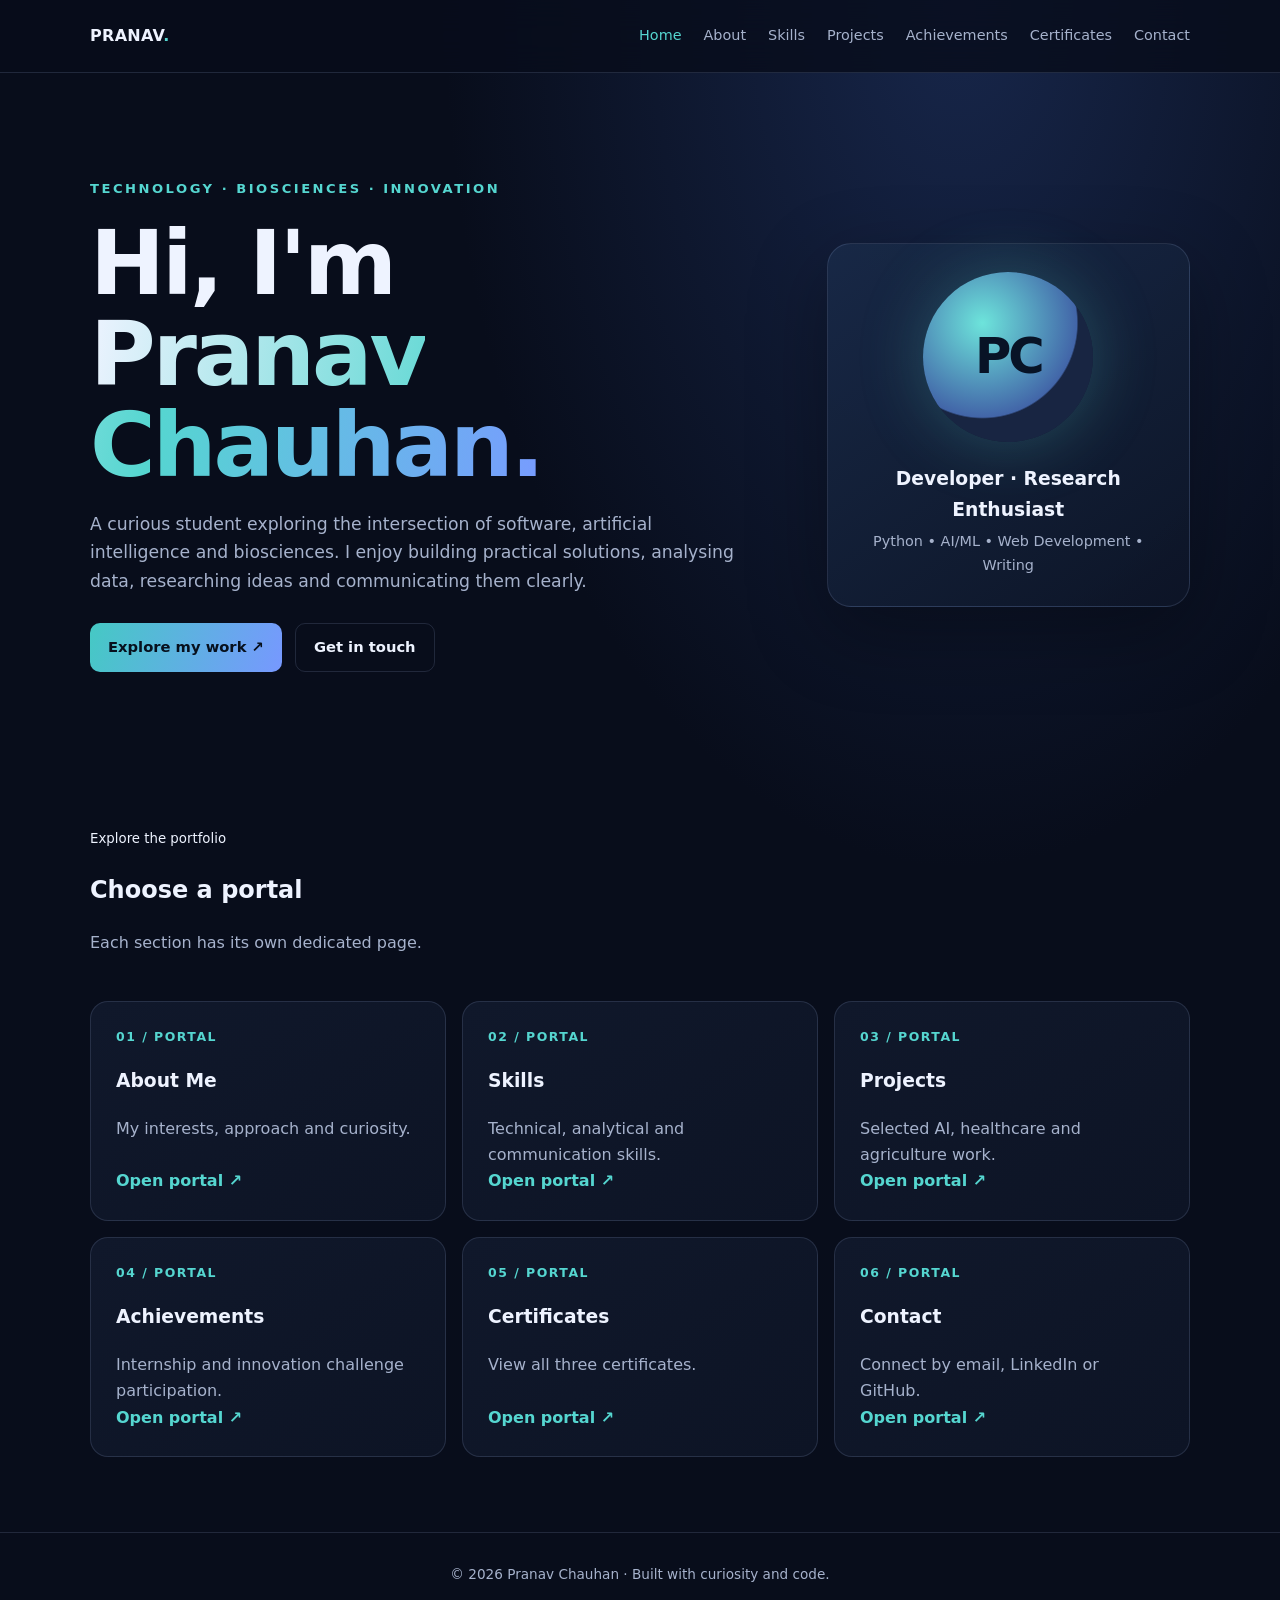
<file: index.html>
<!doctype html><html lang="en"><head><meta charset="utf-8"><meta name="viewport" content="width=device-width,initial-scale=1"><meta name="theme-color" content="#080d1b"><title>Home | Pranav Chauhan</title><link rel="stylesheet" href="style.css"></head><body><header><nav class="wrap"><a class="brand" href="index.html">PRANAV<span>.</span></a><div class="navlinks"><a class="active" href="index.html">Home</a><a class="" href="about.html">About</a><a class="" href="skills.html">Skills</a><a class="" href="projects.html">Projects</a><a class="" href="achievements.html">Achievements</a><a class="" href="certificates.html">Certificates</a><a class="" href="contact.html">Contact</a></div></nav></header><main><div class="wrap hero"><div><div class="eyebrow">Technology · Biosciences · Innovation</div><h1>Hi, I'm<br><span class="gradient">Pranav Chauhan.</span></h1><p>A curious student exploring the intersection of software, artificial intelligence and biosciences. I enjoy building practical solutions, analysing data, researching ideas and communicating them clearly.</p><div class="actions"><a class="btn primary" href="projects.html">Explore my work ↗</a><a class="btn" href="contact.html">Get in touch</a></div></div><aside class="hero-card"><div class="orbit"><b>PC</b></div><h3>Developer · Research Enthusiast</h3><p>Python • AI/ML • Web Development • Writing</p></aside></div><section class="wrap content"><div class="pagehead"><small>Explore the portfolio</small><h2>Choose a portal</h2><p>Each section has its own dedicated page.</p></div><div class="grid"><a class="panel portal" href="about.html"><span class="num">01 / PORTAL</span><h3>About Me</h3><p>My interests, approach and curiosity.</p><span class="go">Open portal ↗</span></a><a class="panel portal" href="skills.html"><span class="num">02 / PORTAL</span><h3>Skills</h3><p>Technical, analytical and communication skills.</p><span class="go">Open portal ↗</span></a><a class="panel portal" href="projects.html"><span class="num">03 / PORTAL</span><h3>Projects</h3><p>Selected AI, healthcare and agriculture work.</p><span class="go">Open portal ↗</span></a><a class="panel portal" href="achievements.html"><span class="num">04 / PORTAL</span><h3>Achievements</h3><p>Internship and innovation challenge participation.</p><span class="go">Open portal ↗</span></a><a class="panel portal" href="certificates.html"><span class="num">05 / PORTAL</span><h3>Certificates</h3><p>View all three certificates.</p><span class="go">Open portal ↗</span></a><a class="panel portal" href="contact.html"><span class="num">06 / PORTAL</span><h3>Contact</h3><p>Connect by email, LinkedIn or GitHub.</p><span class="go">Open portal ↗</span></a></div></section></main><footer>© <span id="year"></span> Pranav Chauhan · Built with curiosity and code.</footer><script src="script.js"></script></body></html>
</file>
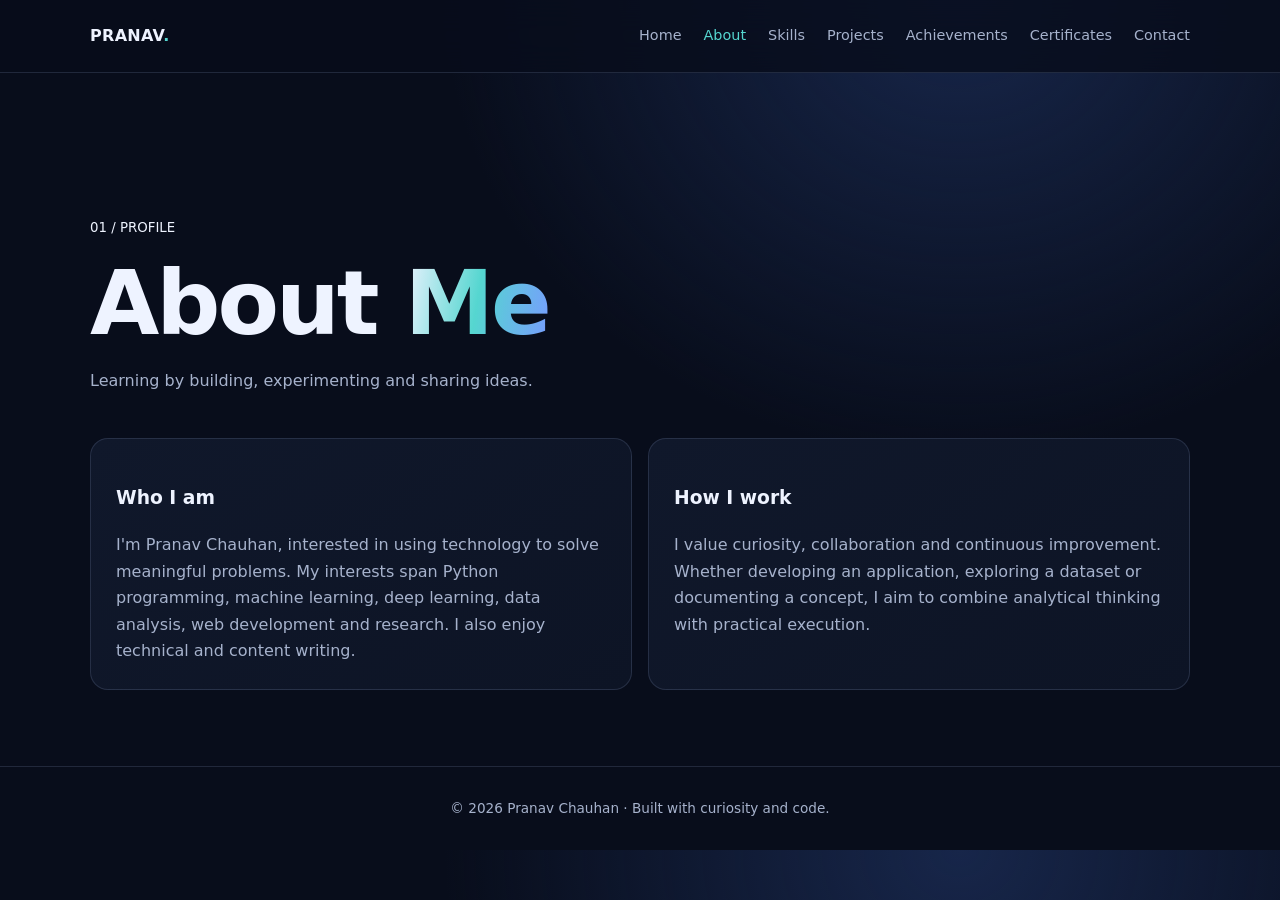
<file: about.html>
<!doctype html><html lang="en"><head><meta charset="utf-8"><meta name="viewport" content="width=device-width,initial-scale=1"><meta name="theme-color" content="#080d1b"><title>About | Pranav Chauhan</title><link rel="stylesheet" href="style.css"></head><body><header><nav class="wrap"><a class="brand" href="index.html">PRANAV<span>.</span></a><div class="navlinks"><a class="" href="index.html">Home</a><a class="active" href="about.html">About</a><a class="" href="skills.html">Skills</a><a class="" href="projects.html">Projects</a><a class="" href="achievements.html">Achievements</a><a class="" href="certificates.html">Certificates</a><a class="" href="contact.html">Contact</a></div></nav></header><main><section class="wrap"><div class="pagehead"><small>01 / PROFILE</small><h1>About <span class="gradient">Me</span></h1><p>Learning by building, experimenting and sharing ideas.</p></div><div class="grid two"><div class="panel"><h3>Who I am</h3><p>I'm Pranav Chauhan, interested in using technology to solve meaningful problems. My interests span Python programming, machine learning, deep learning, data analysis, web development and research. I also enjoy technical and content writing.</p></div><div class="panel"><h3>How I work</h3><p>I value curiosity, collaboration and continuous improvement. Whether developing an application, exploring a dataset or documenting a concept, I aim to combine analytical thinking with practical execution.</p></div></div></section></main><footer>© <span id="year"></span> Pranav Chauhan · Built with curiosity and code.</footer><script src="script.js"></script></body></html>
</file>
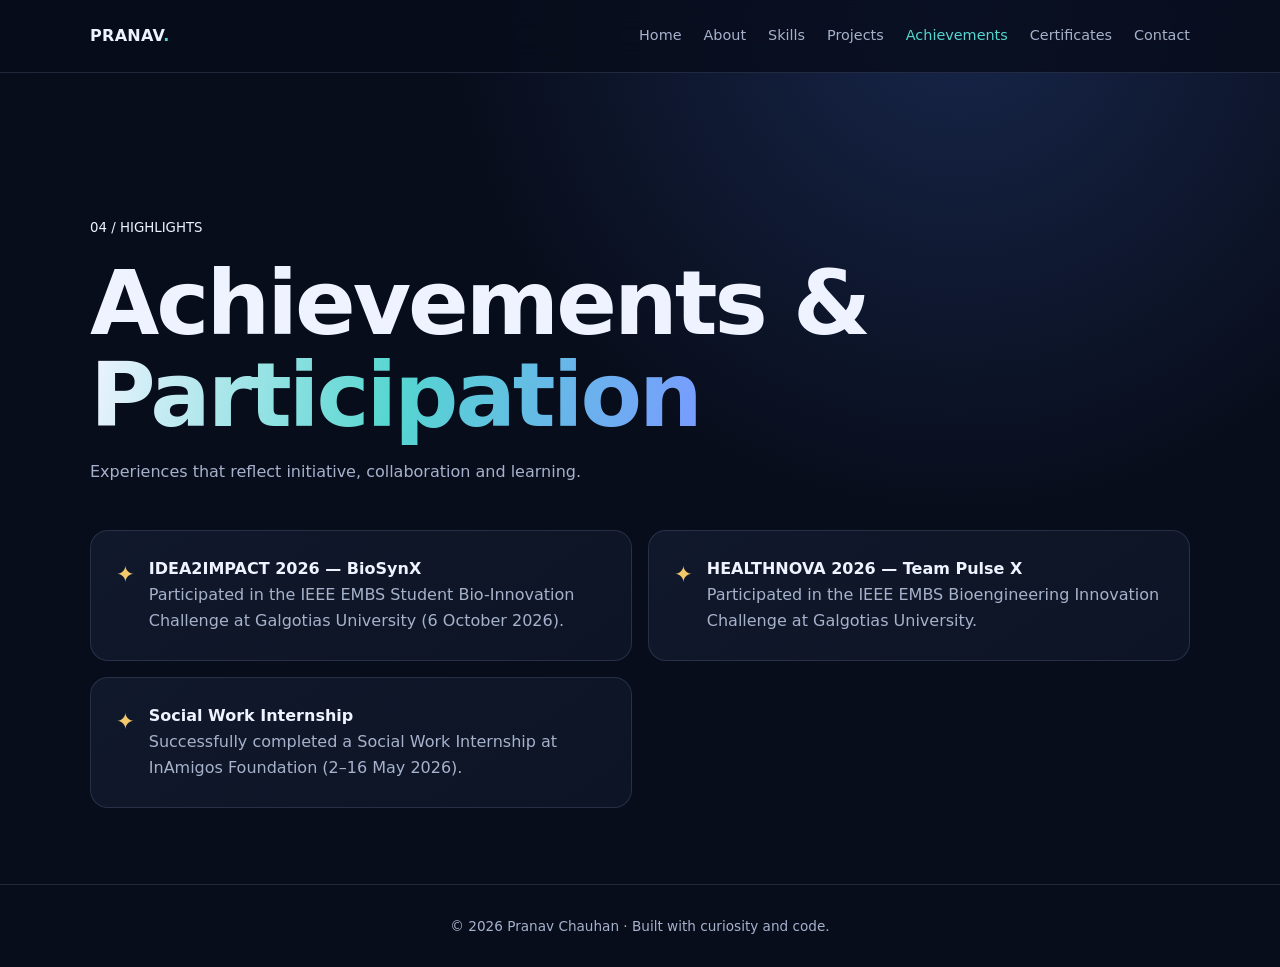
<file: achievements.html>
<!doctype html><html lang="en"><head><meta charset="utf-8"><meta name="viewport" content="width=device-width,initial-scale=1"><meta name="theme-color" content="#080d1b"><title>Achievements | Pranav Chauhan</title><link rel="stylesheet" href="style.css"></head><body><header><nav class="wrap"><a class="brand" href="index.html">PRANAV<span>.</span></a><div class="navlinks"><a class="" href="index.html">Home</a><a class="" href="about.html">About</a><a class="" href="skills.html">Skills</a><a class="" href="projects.html">Projects</a><a class="active" href="achievements.html">Achievements</a><a class="" href="certificates.html">Certificates</a><a class="" href="contact.html">Contact</a></div></nav></header><main><section class="wrap"><div class="pagehead"><small>04 / HIGHLIGHTS</small><h1>Achievements & <span class="gradient">Participation</span></h1><p>Experiences that reflect initiative, collaboration and learning.</p></div><div class="grid two"><div class="panel achievement"><span class="star">✦</span><div><b>IDEA2IMPACT 2026 — BioSynX</b><p>Participated in the IEEE EMBS Student Bio-Innovation Challenge at Galgotias University (6 October 2026).</p></div></div><div class="panel achievement"><span class="star">✦</span><div><b>HEALTHNOVA 2026 — Team Pulse X</b><p>Participated in the IEEE EMBS Bioengineering Innovation Challenge at Galgotias University.</p></div></div><div class="panel achievement"><span class="star">✦</span><div><b>Social Work Internship</b><p>Successfully completed a Social Work Internship at InAmigos Foundation (2–16 May 2026).</p></div></div></div></section></main><footer>© <span id="year"></span> Pranav Chauhan · Built with curiosity and code.</footer><script src="script.js"></script></body></html>
</file>
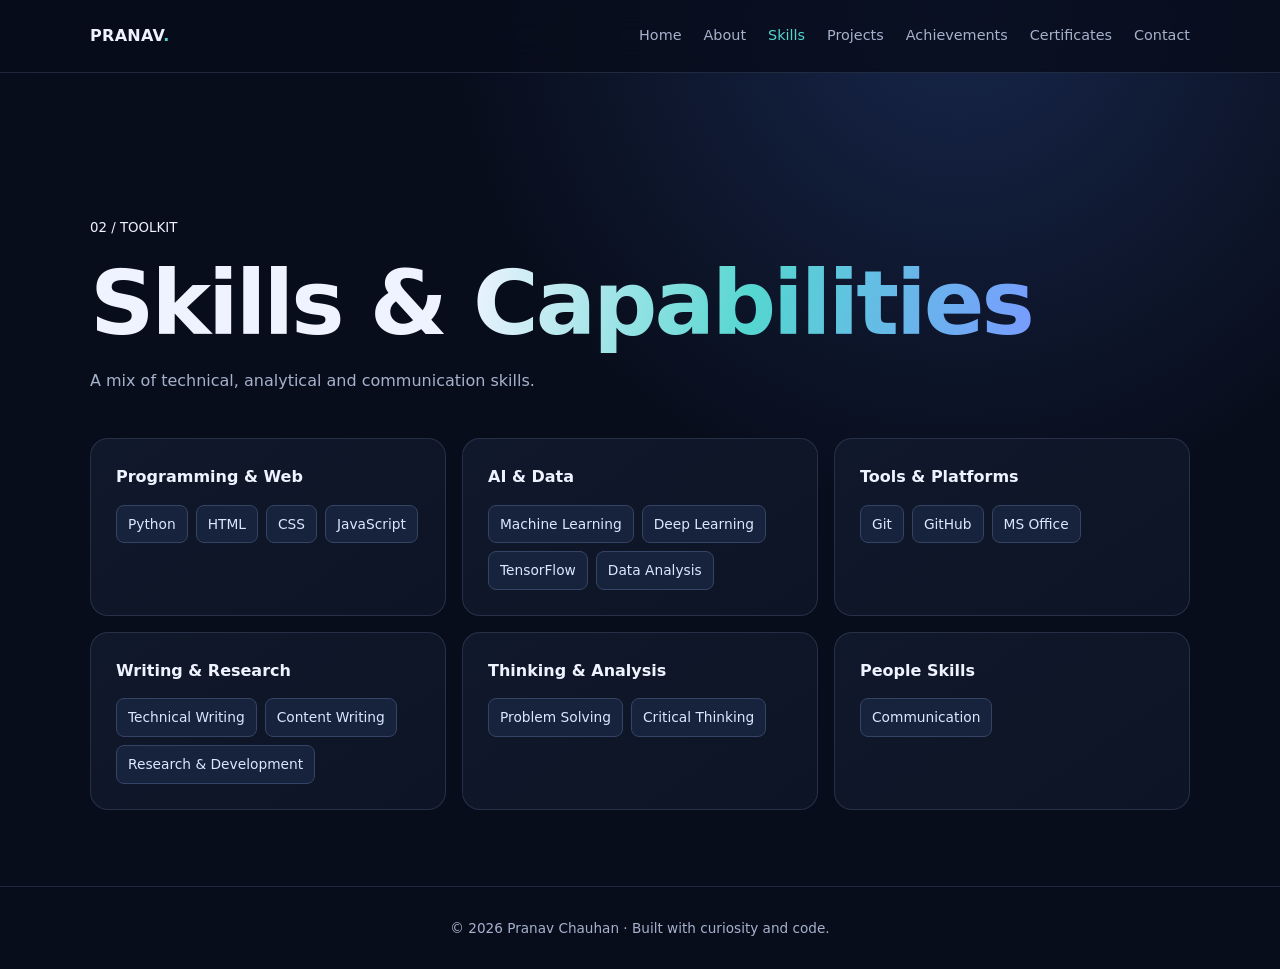
<file: skills.html>
<!doctype html><html lang="en"><head><meta charset="utf-8"><meta name="viewport" content="width=device-width,initial-scale=1"><meta name="theme-color" content="#080d1b"><title>Skills | Pranav Chauhan</title><link rel="stylesheet" href="style.css"></head><body><header><nav class="wrap"><a class="brand" href="index.html">PRANAV<span>.</span></a><div class="navlinks"><a class="" href="index.html">Home</a><a class="" href="about.html">About</a><a class="active" href="skills.html">Skills</a><a class="" href="projects.html">Projects</a><a class="" href="achievements.html">Achievements</a><a class="" href="certificates.html">Certificates</a><a class="" href="contact.html">Contact</a></div></nav></header><main><section class="wrap"><div class="pagehead"><small>02 / TOOLKIT</small><h1>Skills & <span class="gradient">Capabilities</span></h1><p>A mix of technical, analytical and communication skills.</p></div><div class="grid"><div class="panel skill-group"><h3>Programming & Web</h3><div class="chips"><span class="chip">Python</span><span class="chip">HTML</span><span class="chip">CSS</span><span class="chip">JavaScript</span></div></div><div class="panel skill-group"><h3>AI & Data</h3><div class="chips"><span class="chip">Machine Learning</span><span class="chip">Deep Learning</span><span class="chip">TensorFlow</span><span class="chip">Data Analysis</span></div></div><div class="panel skill-group"><h3>Tools & Platforms</h3><div class="chips"><span class="chip">Git</span><span class="chip">GitHub</span><span class="chip">MS Office</span></div></div><div class="panel skill-group"><h3>Writing & Research</h3><div class="chips"><span class="chip">Technical Writing</span><span class="chip">Content Writing</span><span class="chip">Research & Development</span></div></div><div class="panel skill-group"><h3>Thinking & Analysis</h3><div class="chips"><span class="chip">Problem Solving</span><span class="chip">Critical Thinking</span></div></div><div class="panel skill-group"><h3>People Skills</h3><div class="chips"><span class="chip">Communication</span></div></div></div></section></main><footer>© <span id="year"></span> Pranav Chauhan · Built with curiosity and code.</footer><script src="script.js"></script></body></html>
</file>
<file: style.css>
:root{--bg:#080d1b;--panel:#10182b;--panel2:#121e35;--text:#eef3ff;--muted:#a6b2cc;--line:rgba(185,205,255,.14);--cyan:#55d6d0;--blue:#789bff;--gold:#f3c96b}
    *{box-sizing:border-box}html{scroll-behavior:smooth}body{margin:0;background:radial-gradient(ellipse at 75% 0%,#17264a 0,transparent 38%),var(--bg);color:var(--text);font-family:Inter,ui-sans-serif,system-ui,-apple-system,"Segoe UI",sans-serif;line-height:1.65}
    a{color:inherit;text-decoration:none}.wrap{width:min(1100px,92%);margin:auto}
    header{position:sticky;top:0;z-index:10;background:rgba(8,13,27,.82);backdrop-filter:blur(16px);border-bottom:1px solid var(--line)}
    nav{min-height:72px;display:flex;align-items:center;justify-content:space-between;gap:20px}.brand{font-weight:800;letter-spacing:.3px}.brand span{color:var(--cyan)}
    .navlinks{display:flex;gap:22px;flex-wrap:wrap;font-size:.9rem;color:var(--muted)}.navlinks a:hover{color:var(--cyan)}
    .hero{padding:105px 0 88px;display:grid;grid-template-columns:1.5fr .8fr;align-items:center;gap:55px;min-height:590px}
    .eyebrow{color:var(--cyan);font-size:.82rem;text-transform:uppercase;letter-spacing:2.5px;font-weight:700}
    h1{font-size:clamp(3rem,7vw,5.7rem);line-height:1.02;letter-spacing:-3px;margin:18px 0}.gradient{background:linear-gradient(100deg,var(--text),var(--cyan),var(--blue));-webkit-background-clip:text;background-clip:text;color:transparent}
    .hero p{color:var(--muted);font-size:1.08rem;max-width:650px}.actions{display:flex;gap:13px;flex-wrap:wrap;margin-top:28px}
    .btn{display:inline-flex;align-items:center;justify-content:center;padding:11px 18px;border-radius:10px;border:1px solid var(--line);font-weight:700;font-size:.92rem;transition:.2s}
    .btn.primary{background:linear-gradient(110deg,#45c9c4,#7798ff);color:#07101d;border:0}.btn:hover{transform:translateY(-2px)}
    .hero-card{padding:28px;border:1px solid var(--line);border-radius:24px;background:linear-gradient(145deg,rgba(25,42,72,.9),rgba(13,21,39,.9));box-shadow:0 25px 80px #0005}
    .orbit{width:170px;height:170px;border-radius:50%;margin:0 auto 22px;display:grid;place-items:center;background:radial-gradient(circle at 35% 30%,#6de4db,#4265a8 58%,#182542 59%);box-shadow:0 0 65px #55d6d044}
    .orbit b{font-size:3.1rem;color:#081326;letter-spacing:-3px}.hero-card h3{text-align:center;margin:0}.hero-card p{text-align:center;font-size:.9rem;margin:5px 0 0}
    section{padding:76px 0;scroll-margin-top:75px}.section-head{margin-bottom:28px}.section-head small{color:var(--cyan);text-transform:uppercase;letter-spacing:2px;font-weight:700}.section-head h2{font-size:clamp(2rem,4vw,3rem);margin:5px 0;letter-spacing:-1px}.section-head p{color:var(--muted);margin:0}
    .about{display:grid;grid-template-columns:1fr 1fr;gap:28px}.panel{background:linear-gradient(145deg,var(--panel),#0d1425);border:1px solid var(--line);border-radius:18px;padding:25px}.panel p{color:var(--muted);margin:0}
    .skill-groups{display:grid;grid-template-columns:repeat(3,1fr);gap:15px}.skill-group h3{font-size:1rem;margin:0 0 14px}.chips{display:flex;flex-wrap:wrap;gap:8px}.chip{font-size:.86rem;color:#dce7ff;border:1px solid #344464;background:#17233c;padding:7px 11px;border-radius:8px}
    .projects{display:grid;grid-template-columns:repeat(3,1fr);gap:16px}.project{display:flex;flex-direction:column;min-height:230px}.project .tag{color:var(--cyan);font-size:.75rem;text-transform:uppercase;letter-spacing:1.5px;font-weight:700}.project h3{margin:10px 0 8px}.project p{color:var(--muted);font-size:.92rem;flex:1}.project a{color:var(--cyan);font-weight:700;font-size:.9rem}
    .certs{display:grid;grid-template-columns:repeat(3,1fr);gap:17px}.cert{overflow:hidden;padding:0}.cert img{width:100%;height:210px;object-fit:contain;background:#fff;display:block;cursor:zoom-in}.cert-info{padding:18px}.cert-info h3{font-size:1rem;margin:0 0 6px}.cert-info p{font-size:.85rem;color:var(--muted);margin:0}
    .achievement-list{display:grid;grid-template-columns:1fr 1fr;gap:14px}.achievement{display:flex;gap:14px;align-items:flex-start}.star{color:var(--gold);font-size:1.4rem}
    .contact-grid{display:grid;grid-template-columns:1fr 1fr;gap:16px}.contact-link{display:flex;align-items:center;justify-content:space-between;gap:10px}.contact-link span{color:var(--muted);font-size:.88rem;overflow-wrap:anywhere}.contact-link b{display:block}
    footer{padding:30px 0;border-top:1px solid var(--line);color:var(--muted);font-size:.85rem;text-align:center}
    .modal{display:none;position:fixed;inset:0;z-index:30;background:#000e;padding:30px;align-items:center;justify-content:center}.modal.open{display:flex}.modal img{max-width:min(100%,1100px);max-height:90vh;object-fit:contain;background:#fff;border-radius:8px}.close{position:absolute;top:18px;right:25px;font-size:2rem;color:#fff;cursor:pointer}
    @media(max-width:800px){.hero{grid-template-columns:1fr;padding:75px 0;gap:30px}.hero-card{max-width:430px}.about,.contact-grid{grid-template-columns:1fr}.skill-groups{grid-template-columns:repeat(2,1fr)}.projects,.certs{grid-template-columns:1fr 1fr}.navlinks{gap:12px}}
    @media(max-width:540px){nav{align-items:flex-start;padding:16px 0;flex-direction:column}.navlinks{font-size:.82rem}.hero{min-height:auto}h1{letter-spacing:-2px}.skill-groups,.projects,.certs,.achievement-list{grid-template-columns:1fr}section{padding:58px 0}.cert img{height:230px}}
  
.pagehead{padding:65px 0 28px}.content{padding:0 0 75px}.portal{min-height:175px;display:flex;flex-direction:column;transition:.2s}.portal:hover{transform:translateY(-3px);border-color:#55d6d088}.portal .num{color:var(--cyan);font-size:.78rem;letter-spacing:1.5px;font-weight:800}.portal p{flex:1}.portal .go{color:var(--cyan);font-weight:700}.grid{display:grid;grid-template-columns:repeat(3,1fr);gap:16px}.grid.two{grid-template-columns:repeat(2,1fr)}.skill-group h3{font-size:1rem;margin:0 0 14px}.pagehead p{color:var(--muted)}.navlinks a.active{color:var(--cyan)}.achievement{display:flex;gap:14px;align-items:flex-start}.star{color:var(--gold);font-size:1.4rem}.contact-link{display:flex;align-items:center;justify-content:space-between;gap:10px}.contact-link span{color:var(--muted);font-size:.88rem;overflow-wrap:anywhere;display:block}.contact-link b{display:block}.cert{overflow:hidden;padding:0}.cert img{width:100%;height:220px;object-fit:contain;background:#fff;display:block;cursor:zoom-in}.cert-info{padding:17px}.cert-info p{color:var(--muted);font-size:.86rem;margin:0}@media(max-width:800px){.grid{grid-template-columns:repeat(2,1fr)}}@media(max-width:540px){.grid,.grid.two{grid-template-columns:1fr}.pagehead{padding:45px 0 20px}}

.cert img{width:100%;min-height:190px;height:230px;object-fit:contain;display:block;background:#fff;padding:5px}.cert{min-width:0}.cert img:focus{outline:2px solid var(--cyan)}
</file>
